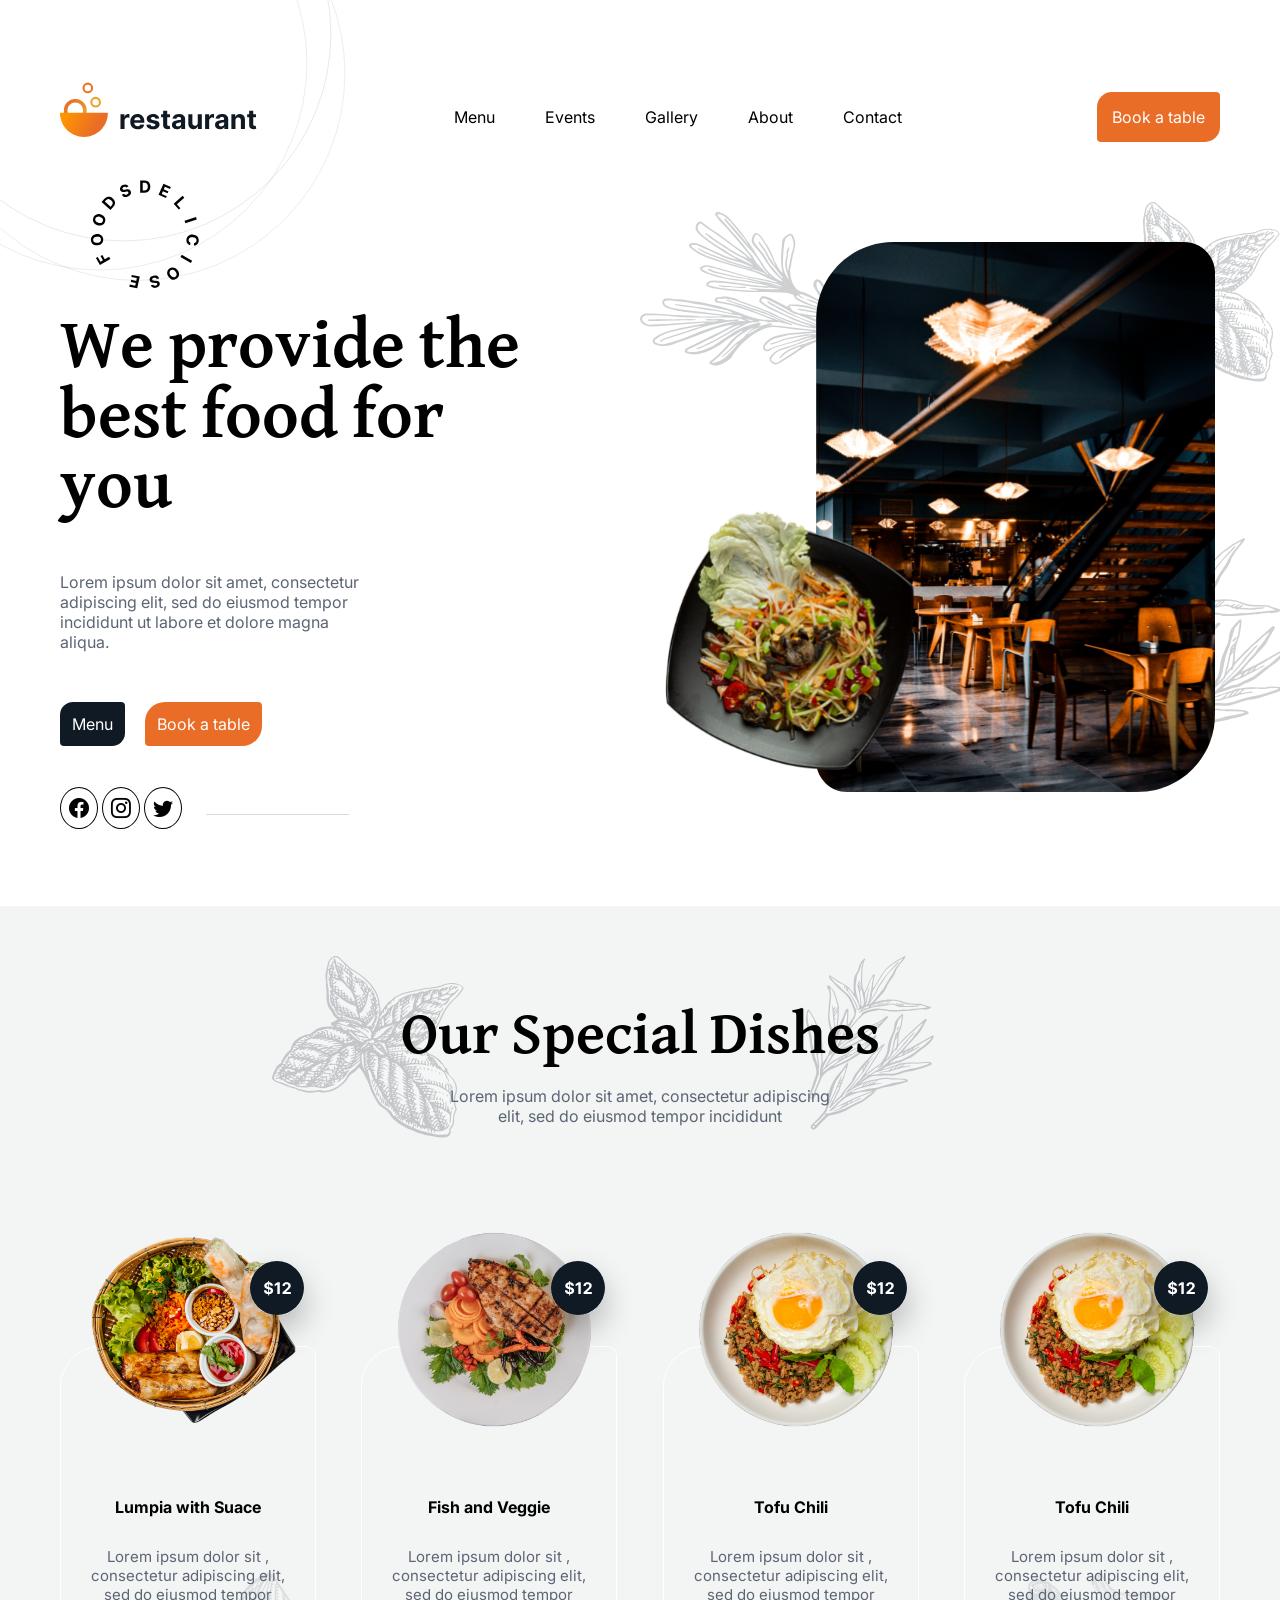
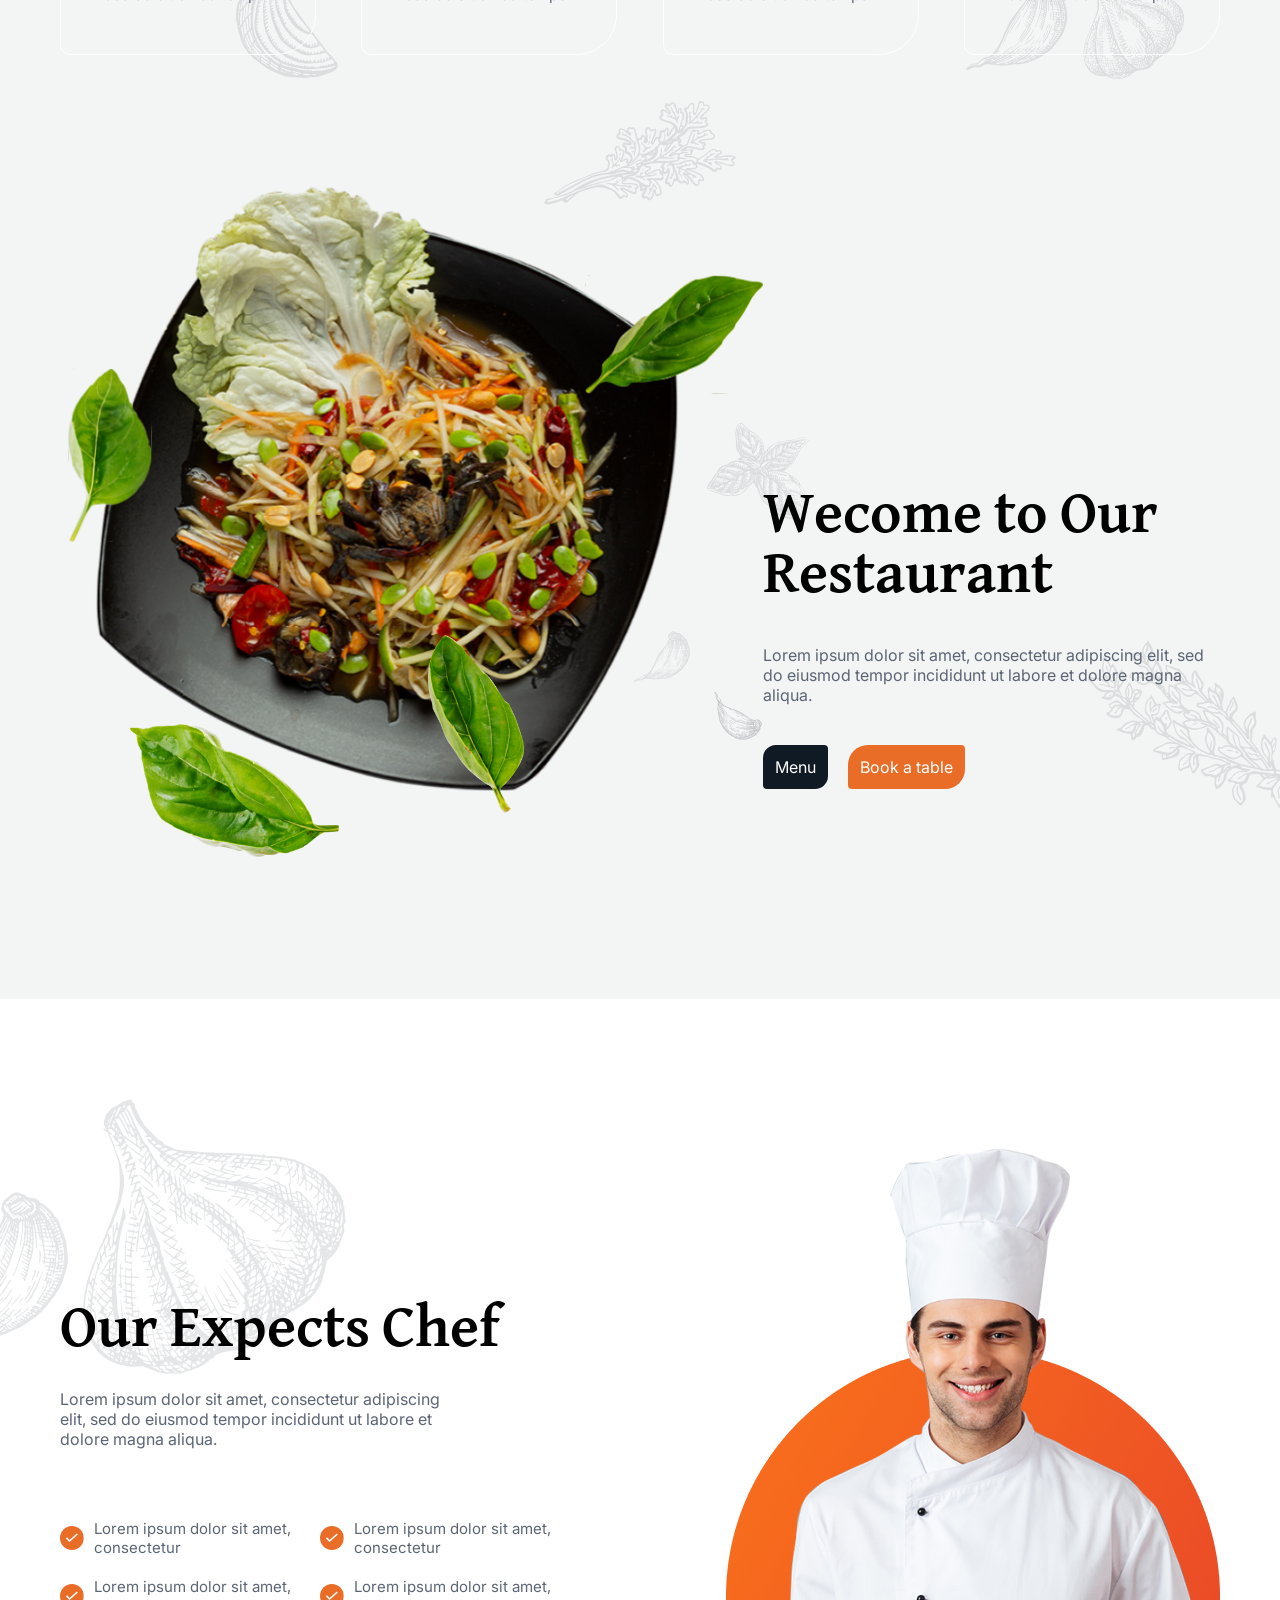
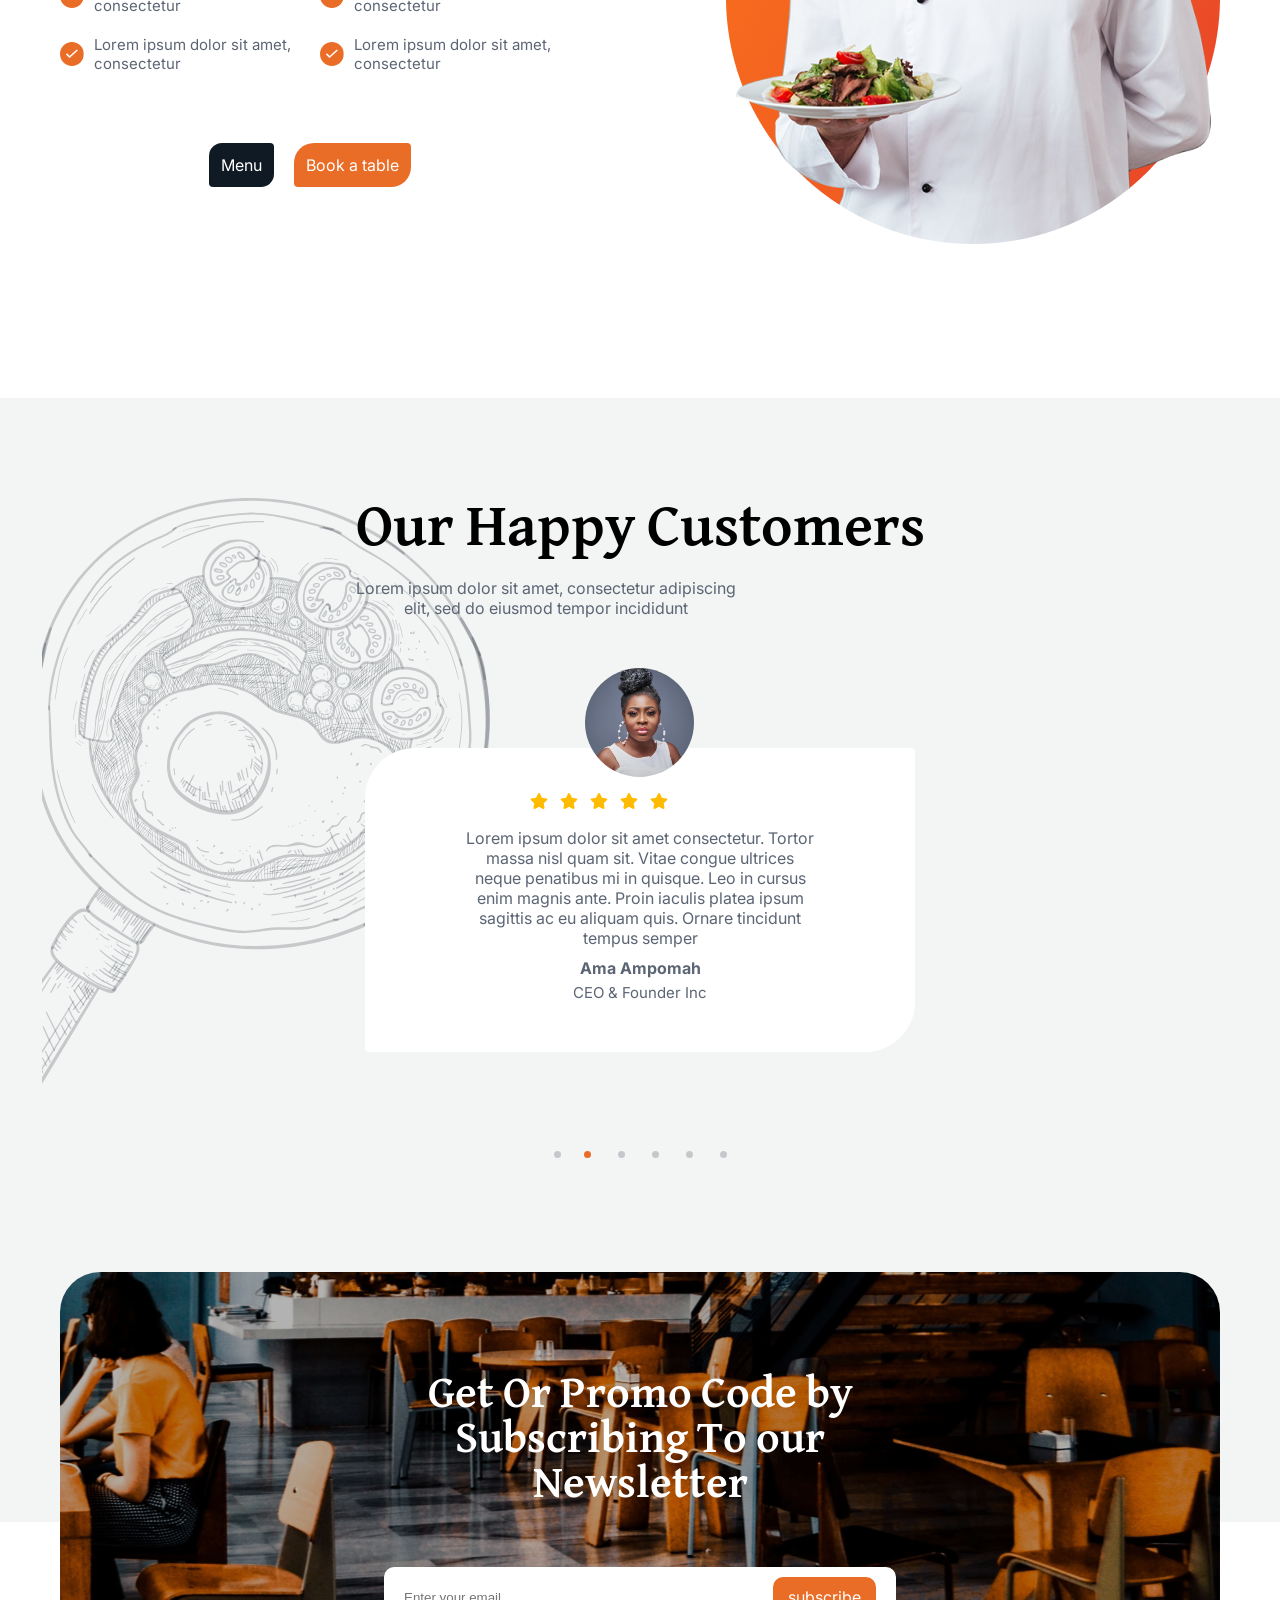
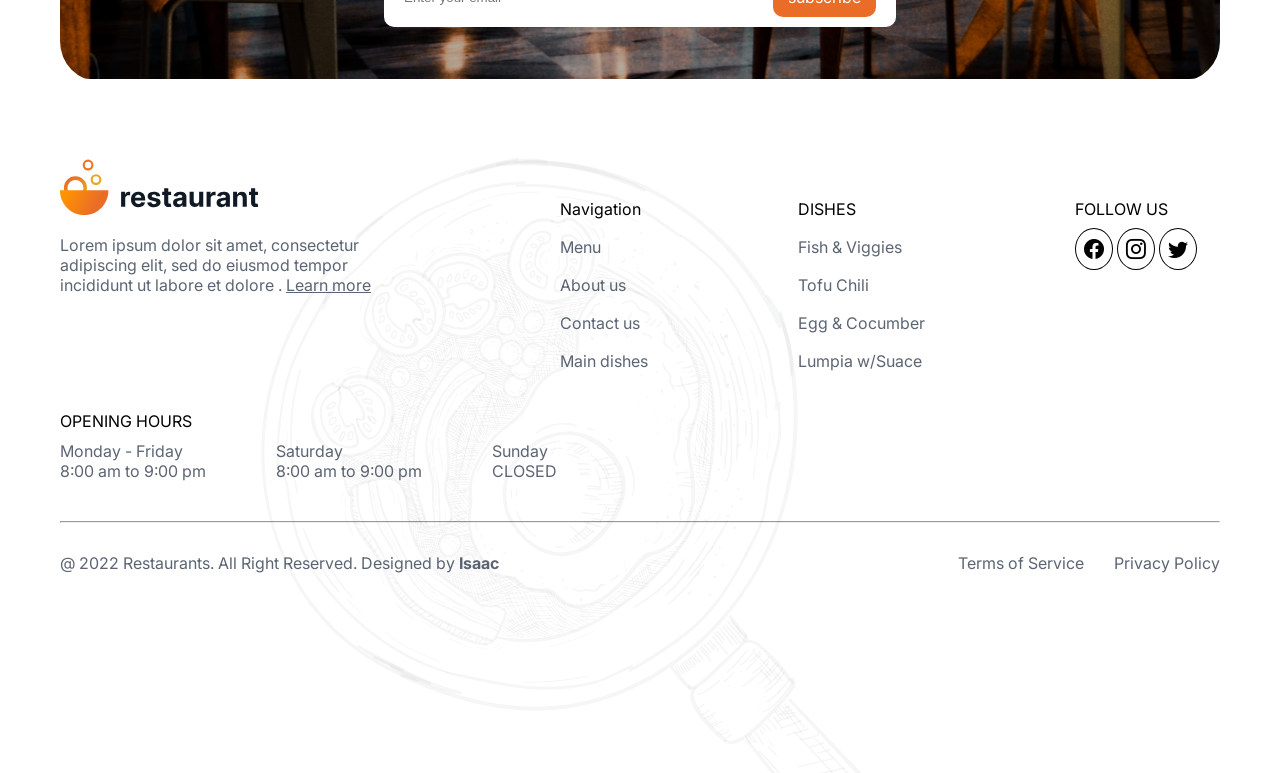
<file: index.html>
<!DOCTYPE html>
<html lang="en">

<head>
    <meta charset="UTF-8">
    <meta name="viewport" content="width=device-width, initial-scale=1.0">
    <link rel="stylesheet" href="https://cdn.jsdelivr.net/npm/bootstrap-icons@1.11.3/font/bootstrap-icons.min.css">
    <link href="https://fonts.googleapis.com/css2?family=David+Libre&display=swap" rel="stylesheet">
    <link href="https://fonts.googleapis.com/css2?family=Inter&display=swap" rel="stylesheet">
    <link rel="stylesheet" href="assets/css-files/index.css">
    <link rel="stylesheet" href="assets/css-files/maain.css">
    <title>Restaurant-index</title>

</head>

<body>
    <header>
        <div class="container">
            <nav>
                <img src="assets/images/other-imagess/logo-main.svg" alt="main-logo" class="responsive-image">
                <ul class="navbar_menu font-2">
                    <li><a href="#" class="p1"></a>Menu</li>
                    <li><a href="#" class="p1"></a>Events </li>
                    <li><a href="#" class="p1"></a>Gallery</li>
                    <li><a href="#" class="p1"></a>About</li>
                    <li><a href="#" class="p1"></a>Contact</li>

                </ul>
                <a href="#" class="btn-2 h4">Book a table </a>
                <div class="navbar_icons">
                    <i class="bi bi-list"></i>
                    <i class="bi bi-x-lg hide"></i>
                </div>
            </nav>
        </div>
    </header>

    <div class="body-img">
        <img src="assets/images/other-imagess/circles.svg" class="ruler">
        <img src="assets/images/other-imagess/circle-word.svg" class="ruler responsive-image bi-circle">
    </div>



    <main>
        <section class="sec-one">
            <div class="container sec-One">
                <div class="sectionOne-left-panel">
                    <h1>We provide the best food for you</h1>
                    <p class="p1">Lorem ipsum dolor sit amet, consectetur adipiscing elit, sed do eiusmod tempor
                        incididunt ut labore et dolore magna aliqua.</p>
                    <div class="sec-one-btn">
                        <a href="#" class="btn-1">Menu</a>
                        <a href="#" class="btn-primary">Book a table </a>
                    </div>
                    <div class="img-icon-footer">
                        <a href="#"><i class="bii bi-facebook"></i></a>
                        <a href="#"><i class="bii bi-instagram"></i></a>
                        <a href="#"><i class="bii bi-twitter"></i></a>
                        <img src="assets/images/other-imagess/Line-1.svg" class="Line-1">
                    </div>
                </div>

                <div class="sectionOne-right-panel">
                    <img src="assets/images/other-imagess/sec-1-img.svg" class="responsive-image top-upper-img">
                    <div class="fir-one"><img src="assets/images/other-imagess/secOne-bgc-1.svg"
                            class="responsive-image"></div>
                    <div class="fir-two"><img src="assets/images/other-imagess/secOne-bgc-2.svg"
                            class="responsive-image"></div>
                    <div class="fir-three"><img src="assets/images/other-imagess/secOne-bgc-3.svg"
                            class="responsive-image"></div>
                </div>

            </div>

        </section>
        <section class="bgc-section-gray">
            <div class="container">
                <section class="sec-2">
                    <div class="sec-2-upper-panel">
                        <h2>Our Special Dishes</h2>
                        <p class="p1">Lorem ipsum dolor sit amet, consectetur adipiscing elit, sed do eiusmod tempor
                            incididunt </p>
                    </div>
                    <div class="sec-2-lower-panel">
                        <div class="sec-2-lower-pannel-data">
                            <img src="assets/images/other-imagess/sec-2-img-1.svg" class="responsive-image">
                            <img src="assets/images/other-imagess/Price-sec-two.svg" class="price-sec">
                            <div class="sec-2-lower-pannel-data-box">
                                <h4>Lumpia with Suace</h4>
                                <p class="p2">Lorem ipsum dolor sit , consectetur adipiscing elit, sed do eiusmod tempor
                                </p>
                            </div>
                        </div>
                        <div class="sec-2-lower-pannel-data">
                            <img src="assets/images/other-imagess/sec-2-img-2.svg" class="responsive-image">
                            <img src="assets/images/other-imagess/Price-sec-two.svg" class="price-sec">
                            <div class="sec-2-lower-pannel-data-box">
                                <h4>Fish and Veggie</h4>
                                <p class="p2">Lorem ipsum dolor sit , consectetur adipiscing elit, sed do eiusmod tempor
                                </p>
                            </div>
                        </div>
                        <div class="sec-2-lower-pannel-data">
                            <img src="assets/images/other-imagess/sec-2-img-4.svg" class="responsive-image">
                            <img src="assets/images/other-imagess/Price-sec-two.svg" class="price-sec">
                            <div class="sec-2-lower-pannel-data-box">
                                <h4>Tofu Chili</h4>
                                <p class="p2">Lorem ipsum dolor sit , consectetur adipiscing elit, sed do eiusmod tempor
                                </p>
                            </div>
                        </div>
                        <div class="sec-2-lower-pannel-data ">
                            <img src="assets/images/other-imagess/sec-2-img-4.svg" class="responsive-image $12">
                            <img src="assets/images/other-imagess/Price-sec-two.svg" class="price-sec">
                            <div class="sec-2-lower-pannel-data-box">
                                <h4>Tofu Chili</h4>
                                <p class="p2">Lorem ipsum dolor sit , consectetur adipiscing elit, sed do eiusmod tempor
                                </p>
                            </div>
                        </div>
                    </div>
                </section>
                <section class="sec-3 flex">
                    <div class="sec-3-image-portion">
                        <img src="assets/images/other-imagess/sec-3-imgone.svg" class="sec-3one responsive-image">
                        <img src="assets/images/other-imagess/sec-3-img-2.svg" class="sec-3two responsive-image">
                    </div>
                    <div class="sec-3-contant-portion">
                        <h2>Wecome to Our Restaurant</h2>
                        <p class="p1">Lorem ipsum dolor sit amet, consectetur adipiscing elit, sed do eiusmod tempor
                            incididunt ut labore et dolore magna aliqua.</p>
                        <div class="sec-one-btn sec-3-btn">
                            <a href="#" class="btn-1">Menu</a>
                            <a href="#" class="btn-primary">Book a table </a>
                        </div>
                    </div>
                </section>
            </div>

        </section>
        <section class="section-white-bgc">
            <div class="container">
                <div class="sec-4 flex">
                    <div class="sec-4-left-panel">
                        <div class="sex-4-left-up-pannel">
                            <h2>Our Expects Chef</h2>
                            <p class="p1">Lorem ipsum dolor sit amet, consectetur adipiscing elit, sed do eiusmod tempor
                                incididunt ut labore et dolore magna aliqua.</p>
                        </div>
                        <div class="sex-4-left-cen-pannel">
                            <div class="sec-4-data-center">
                                <img src="assets/images/other-imagess/check-sec-4.svg" class="responsive-image">
                                <p class="p2">Lorem ipsum dolor sit amet, consectetur </p>
                            </div>

                            <div class="sec-4-data-center">
                                <img src="assets/images/other-imagess/check-sec-4.svg" class="responsive-image">
                                <p class="p2">Lorem ipsum dolor sit amet, consectetur </p>
                            </div>

                            <div class="sec-4-data-center">
                                <img src="assets/images/other-imagess/check-sec-4.svg" class="responsive-image">
                                <p class="p2">Lorem ipsum dolor sit amet, consectetur </p>
                            </div>

                            <div class="sec-4-data-center">
                                <img src="assets/images/other-imagess/check-sec-4.svg" class="responsive-image">
                                <p class="p2">Lorem ipsum dolor sit amet, consectetur </p>
                            </div>

                            <div class="sec-4-data-center">
                                <img src="assets/images/other-imagess/check-sec-4.svg" class="responsive-image">
                                <p class="p2">Lorem ipsum dolor sit amet, consectetur </p>
                            </div>

                            <div class="sec-4-data-center">
                                <img src="assets/images/other-imagess/check-sec-4.svg" class="responsive-image">
                                <p class="p2">Lorem ipsum dolor sit amet, consectetur </p>
                            </div>
                        </div>
                        <div class="sec-one-btn sec-4-btn">
                            <a href="#" class="btn-1">Menu</a>
                            <a href="#" class="btn-primary">Book a table </a>
                        </div>
                    </div>

                    <div class="sec-4-right-panel">
                        <img src="assets/images/other-imagess/chef-sec-4.svg" class="responsive-image">
                    </div>
                </div>
            </div>

        </section>

        <section class="bgc-section-gray-2">
                <div class="ccontainer">
                    <div class="sec-5">
                        <div class="sec-5-upper-paanel">
                            <h2>Our Happy Customers</h2>
                            <p class="p1">Lorem ipsum dolor sit amet, consectetur adipiscing elit, sed do eiusmod tempor
                                incididunt </p>
                        </div>
                        <div class="sec-5-lower-paanel">
                            <div class="sec-5-lower-paanel-img">
                                <img src="assets/images/other-imagess/mask-lady-sec-5.svg" alt=""
                                    class="sec-5-one responsive-image">
                                <img src="assets/images/other-imagess/Stars-sec-5.svg" alt=""
                                    class="sec-5-two responsive-image">
                            </div>
                            <div class="sec-5-lower-paanel-data">
                                <p class="p1">Lorem ipsum dolor sit amet consectetur. Tortor massa nisl quam sit. Vitae
                                    congue ultrices neque penatibus mi in quisque. Leo in cursus enim magnis ante. Proin
                                    iaculis platea ipsum sagittis ac eu aliquam quis. Ornare tincidunt tempus semper
                                </p>
                                <div class="pera-sec-5">
                                    <p class="p1 dark-sec-5">Ama Ampomah</p>
                                    <p class="p2">CEO & Founder Inc</p>
                                </div>

                            </div>

                        </div>
                        <div class="sec-5-lower-paanel-img">
                            <img src="assets/images/other-imagess/dooots.svg" id="doooots">
                        </div>

                    </div>
                </div>

        </section>

    </main>

    <footer>
        <div class="bgc-gray-footer">
            <div class="container">
                <div class="fotter-head">
                    <div class="fotter-head-contant">
                        <h3>Get Or Promo Code by
                            Subscribing To our Newsletter</h3>
                        <div class="email-sec">
                            <input type="email" placeholder="Enter your email">
                            <a href="#" class="footer-btn "> subscribe</a>
                        </div>
                    </div>
                </div>
            </div>
            <div class="container">
                <div class="footer-bootom">
                    <img src="assets/images/other-imagess/futter-pan.svg" class="responsive-image fotter-bgc-img">
                    <div class="footer-assets-restaurant">
                        <div class="footer-contant">
                            <div class="footer-contant-1">
                                <img src="assets/images/other-imagess/logo-main.svg" class="responsive-image ">
                                <p class="p1 color-lite-gray">Lorem ipsum dolor sit amet, consectetur adipiscing elit,
                                    sed
                                    do
                                    eiusmod tempor
                                    incididunt ut labore et dolore . <a href="#"><u>Learn more </u></a>
                                </p>

                            </div>

                            <div class="footer-contant--2">
                                <p class="p4">Navigation</p>
                                <a href="#" class="p1">Menu</a>
                                <a href="#" class="p1">About us</a>
                                <a href="#" class="p1">Contact us</a>
                                <a href="#" class="p1">Main dishes</a>
                            </div>

                            <div class="footer-contant--3">
                                <p class="p4">DISHES</p>
                                <a href="#" class="p1">Fish & Viggies</a>
                                <a href="#" class="p1">Tofu Chili</a>
                                <a href="#" class="p1">Egg & Cocumber</a>
                                <a href="#" class="p1">Lumpia w/Suace</a>
                            </div>

                            <div class="footer-contant--4">
                                <p class="p4">FOLLOW US</p>
                                <div class="img-icon-footer">
                                    <a href="#"><i class="bii bi-facebook"></i></a>
                                    <a href="#"><i class="bii bi-instagram"></i></a>
                                    <a href="#"><i class="bii bi-twitter"></i></a>
                                </div>
                            </div>
                        </div>
                        <div class="footer-contant-middel">
                            <p class="p4 last-child">OPENING HOURS</p>
                            <div class="lower-upper-pannel">
                                <div class="lower-pannel--left">
                                    <p class="p1">Monday - Friday</p>
                                    <p class="p1">8:00 am to 9:00 pm</p>
                                </div>
                                <div class="lower-pannel--center">
                                    <p class="p1">Saturday</p>
                                    <p class="p1">
                                        8:00 am to 9:00 pm</p>
                                </div>
                                <div class="lower-pannel--right">
                                    <p class="p1">Sunday</p>
                                    <p class="p1">CLOSED</p>
                                </div>
                            </div>
                        </div>
                        <hr>
                        <div class="lower-last-pannel">
                            <p class="p1">@ 2022 Restaurants. All Right Reserved. Designed by <b>Isaac</b></p>
                            <div class="lower-last-pannel-right-side">
                                <a href="#" class="p1"> Terms of Service</a>
                                <a href="#" class="p1"> Privacy Policy</a>
                            </div>
                        </div>
                    </div>
                </div>
            </div>
        </div>
    </footer>
</body>
<script src="assets/jss/index.js"></script>

</html>
</file>
<file: assets/css-files/index.css>
/** style rule for section-one**/
.sec-One{
    display: flex;
    justify-content: space-between;
   position: relative;
   padding-left: 10px;
}
.sectionOne-left-panel{
    display: flex;
    flex-direction: column;
    gap: 50px;
    margin-top: 160px;
    position: relative;
}
.Line-1{
    padding-left: 20px;
}
.sectionOne-right-panel{
    padding: 40px 10px;
    margin: 20px 0;
    margin-top: 50px;
    position: relative;
    padding-right: 5px;
    
}
.sectionOne-left-panel h1{
    width: 500px;
}
.sectionOne-left-panel .p1{
    width: 300px;
}
.top-upper-img{
 position: relative;
 z-index: 2;
 max-height: 550px;
}

.fir-one,.fir-two ,.fir-three{
    position: absolute;
    z-index: 1;
}
.fir-one{
    top: 10px;
   right: 150px;
 
}
.fir-two{
    top: 0;
    width: 190px;
   left: 450px;
}
.fir-three{
    left: 465px;
    bottom: 50px;
    width: 180px;
}


/** style rule for  bgc sec-2 and thir **/

.bgc-section-gray{
    background-color: #F3F4F4;
    margin-top: 50px;
    padding: 100px 0;
    padding-bottom: 200px;
    max-width:100%;

    background-image:
      url(/assets/images/other-imagess/secOne-bgc-2.svg),
      url(/assets/images/other-imagess/secOne-bgc-3.svg),
      url(/assets/images/other-imagess/sec-bgc-3.svg) ,
      url(/assets/images/other-imagess/sec-bgc-4.svg),
      url(/assets/images/other-imagess/sec-bgc-5.svg),
      url(/assets/images/other-imagess/sec-bgc-6.svg),
      url(/assets/images/other-imagess/sec-bgc-7.svg),
      url(/assets/images/other-imagess/sec-bgc-8.svg),
      url(/assets/images/other-imagess/sec-bgc-9.svg)
      ; 
      
      

    background-position: 
                   25% 50px,
                  70%  50PX,
                  20% 42%,
                  50% 50%,
                  82% 42%,
                  92% 42%,
                  60% 70%,
                  55% 85%,
                  100% 88%
                  ;  



    background-size:
                    15%,
                    10%,
                    8%,
                    15%,
                    8%,
                    8%,
                    8%,
                    10%
                    10%
                    ;



    background-repeat: no-repeat; 
    max-width: 100%;
    height: auto;
    
}


/** style rule for sec-2 **/

.sec-2-upper-panel{
    display: flex;
    flex-direction: column;
    gap: 20px;
    text-align: center;
    margin-bottom: 100px;
    align-items: center;


}
.sec-2-upper-panel .p1{
   width: 380px; 
}
.sec-2-lower-panel{
    display: flex;
    justify-content: space-between;
}
.sec-2-lower-pannel-data-box{
    max-width: 256px;
    height: 309px;
    border: 1px solid white;
    text-align: center;
    padding-top: 100px;
    padding-left: 20px;
    padding-right: 20px;
    border-top-left-radius: 40px; 
    border-top-right-radius: 10px;
    border-bottom-left-radius: 10px; 
    border-bottom-right-radius: 40px; 
}

.sec-2-lower-pannel-data-box:hover{
    background-color: #fff;
}
.sec-2-lower-pannel-data-box h4{
    padding-top: 50px;
}
.sec-2-lower-pannel-data-box .p2{
  padding-top: 30px;
}
.sec-2-lower-pannel-data img{
    position: absolute;
    z-index: 1;
   padding-left: 30px;
}
.sec-2-lower-pannel-data .sec-2-lower-pannel-data-box{
    position: relative;
    z-index: 0;
    top: 120px;
}
.sec-2-lower-pannel-data .price-sec {
    position: absolute;
    z-index: 2;  
    padding-left: 160px;
    padding-top: 20px;
}


/** sec-3 style**/
.sec-3 {
    margin-top: 250px;
    
}
.sec-3-contant-portion{
    padding-top: 300px;
    display: flex;
    flex-direction: column;
    gap: 40px;
    width: 500px;
}
.sec-3-image-portion{
    position: relative;
}
.sec-3one{
    position: relative;
    z-index: 0;
}
.sec-3two {
    position: absolute;
    z-index: 1;
    top: 450px;
    left: 70px;
}




/** style rule for sec-4**/

.section-white-bgc{
    padding-bottom: 150px;
    background-image: url(/assets/images/other-imagess/sec-4-img-bgg.svg);
    background-repeat: no-repeat;   
    background-position: 0% 100px;  
    background-size: 27%;
    max-width: 100%;
    height: auto;
}
.sec-4-left-panel{
    display: flex;
    flex-direction: column;
    gap: 70px;
}

.sex-4-left-up-pannel .p1{
    max-width: 380px;
    padding-top: 30px;
}
.sec-4-data-center{
    display: flex;
    gap: 10px;

}
.sex-4-left-cen-pannel{
 display: grid;
 grid-template-columns: repeat(2,1fr);
 width: 500px;
 gap: 20px;
}
.sec-4-btn{
    align-self: center;
}
.sec-4-left-panel{
    padding-top: 300px;
}
.sec-4-right-panel{
    padding-top: 150px;
}


/** style rule for section-5 **/
.bgc-section-gray-2{
    background-color: #F3F4F4;
    max-width: 100%;
    padding: 100px 0;
    padding-bottom: 150px;
    margin: 0 auto;
    background-image: url(/assets/images/other-imagess/bgi-sec-5.svg);
    background-repeat: no-repeat;   
    background-position: 5% 100px;  
    background-size: 35%;
    max-width: 100%;
    height: auto;
   
}
.sec-5-upper-paanel{
    text-align: center;
   justify-items:center;
}
.sec-5-upper-paanel .p1{
    width: 380px;
    text-align: center;
    padding-top: 20px;

}
.sec-5-lower-paanel{
    display: flex;
    flex-direction: column;
    gap: 30px;
    margin-top: 80px;
    background-color: #fff;
    border-top-left-radius: 50px; 
    border-top-right-radius: 4px;
    border-bottom-left-radius: 4px; 
    border-bottom-right-radius: 50px; 
    position: relative;
    z-index: 0;

 
}
.sec-5{
    display: flex;
    flex-direction: column;
    gap: 50px;
    align-items: center;
}

.sec-5-lower-paanel-data{
    text-align: center;
    display: flex;
    flex-direction: column;
    gap: 10px;
    padding: 50px 100px;
   
}
.sec-5-lower-paanel-data .p1{
    max-width:  350px;
    max-height: 223px;
}
.sec-5-lower-paanel-data .dark-sec-5{
    font-weight: 700;
    padding-bottom: 5px;

}
.sec-5-lower-paanel-img img{
    position: absolute;
    z-index: 1;
}
.sec-5-one{
    left: 40%;
    top: -80px;
}
.sec-5-two{
    left: 30%;
    top: 20px;
}
#doooots{
    position: relative;
   top: 40px;
}
</file>
<file: assets/css-files/maain.css>
* {
    padding: 0;
    margin: 0;
    box-sizing: border-box;
}

:root{
    --h1: 70px ;
    --h2:  60px;
    --h3:  50px;
    --h4: 20px;

     
    
     --p1: 16px;
     --p2: 15px;
     --p3: 12px;
     

     --font-1:'David Libre', serif;
     --font-2:'Inter', sans-serif;
     
    
    --color-orange: #ea6d27;
    --color-dark-gray: #101a24;
    --color-lite-gray:#5c6574;
    --color-white:#ffffff;
    --bgc-color:#F3F4F4;

}


/*** style rule for h1 to h5 ***/
h1{
    font-size: var(--h1) ;
    font-family: var(--font-1);
    font-weight: 700;
}
h2{
    font-size: var(--h2);
    font-family: var(--font-1);
    font-weight: 700;
    color: #000;
}
h3{
    font-size: var(--h3);
    font-weight: 700;
    font-family: var(--font-1);
    color: white;
   }


/*** style rule for p1 to p3 ***/
.p1{
    font-size: var(--p1);
    font-weight: 400;
    color: var(--color-lite-gray);
}
.p2{
    font-size: var(--p2);
    font-weight: 400;
    color: var(--color-lite-gray);
    
   }

   .p3{
    font-size: var(--p3);
    font-weight: 700;
    color: var(--color-lite-gray);
    
   }  




/*** style rule for butn-one ***/
.btn-1{
    color: var(--color-white);
    background-color: var(--color-dark-gray);
    padding: 12px;
    border-top-left-radius: 13px; 
    border-top-right-radius: 4px;
    border-bottom-left-radius: 4px; 
    border-bottom-right-radius: 13px; 
   
}
.btn-2{
    color: var(--color-white);
    background-color: var(--color-orange);
    padding: 15px;
    border-top-left-radius: 15px; 
    border-top-right-radius: 4px;
    border-bottom-left-radius: 4px; 
    border-bottom-right-radius: 15px;  
}
.btn-primary{
    color: var(--color-white);
    background-color: var(--color-orange);
    padding: 12px;
    border-top-left-radius: 20px; 
    border-top-right-radius: 4px;
    border-bottom-left-radius: 4px; 
    border-bottom-right-radius: 20px; 
}



/*** style rule for color ***/

.color-orange{
 color: var(--color-orange);

}
.color-dark-gray{
    color:var(--color-dark-gray) ;
   
}
   
.color-lite-gray{
 color:var(--color-lite-gray) ;

}

.color-white{
    color: var(--color-white);
   
}


/*** style rule for font  ***/
.font-1{
    font-family: var(--font-1);
}
.font-2{
    font-family: var(--font-2);
}

/*** style rule for commen class ***/
body{
    background-color: white;
    font-family: var(--font-2);
}
.container {
    max-width: 1300px;
    margin: 0 auto;
    padding: 0px 20px;
 
   
}
.responsive-image{
    max-width: 100%;
    height: auto;
}

a{
    text-decoration: none;
    cursor: pointer;
}

u{
    color: var(--color-lite-gray);
}
body{
   font-family: var(--font-2);
}

.sec-one-btn{
    display: flex;
    gap: 20px;
}
.btn-1:hover {
    transform: scale(1.1);  
    transition: transform 0.3s ease;  
}

.btn-2:hover {
    transform: scale(1.1);
    transition: transform 0.3s ease;
}


a:hover {
    transform: scale(1.2);
    color: turquoise;
}

li:hover{
    transform: scale(1.1);
    color: teal;
}


/*** style rule for navbar ***/
nav {
    display: flex;
    justify-content: space-between;
    align-items: center;
    margin-top: 82px;
    position: relative; 
}

ul {
    display: flex;
    gap: 50px;
}

li {
    list-style: none; 
    align-items: center; 
    padding: 10px 0;
}

nav img {
    padding-bottom: 15px;
}
.navbar_icons i{
    cursor: pointer;
    font-size: var(--h3);
   
}
.navbar_icons {
    display: none;
}
.hide{
    display: none;
}
.flex{
    display: flex;
    justify-content: space-between;
}
/** Image Styling **/

.ruler {
    position: absolute; 
    left: 0;          
    right: 0;         
    top: 0;
    width:30%;     
    height: auto;       
}
.bi-circle{
   max-width:200px;
   padding-top: 180px;
  padding-left: 90px;
}


/*** style rule for fotter ***/

.fotter-head{
    background-image: url('/assets/images/other-imagess/Mask-group\ \(1\).svg');
    background-repeat: no-repeat; 
    background-size: cover; 
    min-width: 100%;
    height: 407px;
    border-bottom-left-radius: 30px; 
    border-bottom-right-radius: 30px;  
    margin-top: 0;
}
.fotter-head-contant{
       display: flex;
        flex-direction: column;
        gap: 50px;
        padding-top: 100px;
        padding-bottom: 0;
        align-items: center;
    
}
.bgc-gray-footer{
    height: 250px;
    background-color: #F3F4F4;
}
.fotter-head-contant h3{
    width: 45vw;
    text-align: center;
    padding-bottom: 10px;
}
.email-sec{
  width: 40vw;
  background-color: var(--color-white);
  height: 60px;
  display: flex;
  justify-content: space-between;
  padding: 20px;
  align-items: center;
  border-radius: 10px;
}
.img-icon-footer .bii{
    padding:  8px;
    font-size: 20px;
    color: #000;
    border: 1px solid black;
    border-radius: 50%;
}
.email-sec input{
    height: 30px;
    align-items: center;
    border: none;
    
}

.footer-btn{
    background-color: var(--color-orange);
    color: white;
    padding: 10px 15px;
    border-radius: 10px;
}
.footer-contant{
    display: flex;
    gap: 150px;
}

.footer-contant-1{
    width: 350px;
    display: flex;
    flex-direction: column;
    gap: 20px 0;
}
.footer-contant-1 img{
    max-width: 200px;
}

.footer-contant-middel, .last-child{
   padding-bottom: 10px;
}
.lower-upper-pannel{
    display: flex;
    font-display: row;
    gap: 70px;
    padding-bottom: 30px;

}
.lower-last-pannel{
    display: flex;
    justify-content: space-between;
   padding-top: 30px;
}
.lower-last-pannel-right-side{
    display: flex;
    flex-direction: row;
    gap: 30px;
}
footer .footer-bootom{
    margin-top: 20px;
    padding-top: 30px;
    padding-bottom: 200px;
   position: relative;
   overflow: hidden;
   margin-top: 50px;
   
   
}
.fotter-bgc-img {
        display: block;
        position: absolute;
        top: 50%;
        left: 55%; 
        transform: translate(-50%, -50%);  
        width: auto; 
        height: auto; 
        max-width: 100%;     
}
[class^="footer-contant--"]{
   display: flex;
   flex-direction: column;
   gap: 18px;
   padding: 40px 0;
}



/*** style rule for multimedia ***/
@media (max-width: 1400px) {
    .container{
        max-width: 1200px;
        padding: 0, 30px;
    }
    .fotter-head-contant h3{
        width: 45vw;
        font-size: 45px;
    }

    /** style rule for sec-3**/
    .sec-43wo {
        position: absolute;
        z-index: 1;
        top: 400px;
        left: 70px;
    }
 }

@media (max-width: 1200px) {
    .container{
        max-width: 1000px;
        padding: 0, 20px;
    }
    /** footer media**/
    .footer-contant{
        display: flex;
        gap: 100px; 
    }
    .footer-contant--4 .img-icon-footer{
    display: grid;
    grid-template-columns: repeat(2,2fr);
    gap: 50px;
    }


    /** section-one media**/
    .sectionOne-left-panel h1{
        font-size: 5vw;
    }
    .fir-one{
        top: 10px;
       right: 150px;
     
    }
    .fir-two{
       top: 0;
       width: 150px;
       left: 350px;
    }
    .fir-three{
        left: 440px;
        bottom:120px;
        width: 100px;
    }

    /** sec-2 media quary**/
    .sec-2-lower-panel{
        display: grid;
        grid-template-columns: repeat(3,1fr);
        gap: 150px;
    }
    

     /** style rule for sec-3**/

     .sec-3two {
        top: 450px;
        left: 70px;
        width: 400px;
    }
     /** style rule for sec-3**/
    .sec-3{
        display: flex;
        flex-direction: column;
        align-items: center;
        margin-top: 350px;
        text-align: center;
    }
    .sec-3-btn{

        align-self: center;
    }
    .sec-3-contant-portion{
       padding-top: 100px;
    }


    /*** style rume for sec-4*/
    .sec-4{
        display: grid;
        align-items: center;
       text-align: center;
       justify-content: center;


    }
    .sec-4-right-panel{
        order: 0;

    }
    .sec-4-left-panel{
        order: 1;
        padding-top: 100px;
        align-items: center;
    }
    .sex-4-left-cen-pannel{
        display: grid;
        grid-template-columns: repeat(3,1fr);
        width: 90%;
        
    }

}
@media (max-width: 1024px) {
    .container{
        max-width:800px;
        padding: 0, 20px;

    }

    /** navbar-media**/
    .navbar_icons{
        display: block;
       padding-left: 30px;
    }
    ul,.btn-2{
        display: none;
    }
    .ruler {
        position: absolute; 
        left: 0;          
        right: 0;         
        top: 0;
        bottom: 30px;
        width:50%;     
        height: auto;       
    }

    /** foteer-media**/
    .footer-contant{
        display: flex;
        gap: 30px;
     }
     .lower-upper-pannel{
        gap: 30px;
    }
    .footer-contant--4 .img-icon-footer{
        margin-top: 5px;
        display: grid;
        grid-template-columns: repeat(2,1fr);
        gap: 30px;
    }
    .fotter-head-contant h3{
        width: 70vw;
        font-size: 40px;
    }

    /** style rue for section-one**/
    .sectionOne-left-panel h1{
        font-size: 6vw;
    }
    .sec-One{
        display: grid;
        grid-template-columns: repeat(1,1fr);
        justify-items: center;
        text-align: center;
        
    }
    .sectionOne-left-panel{
       order: 2;
    }
    .sectionOne-left-panel .p1{
        width: 500px;
    }
    .sectionOne-left-panel {
        margin-top: 10px;
    }
    
    .fir-two{
        top: 0;
        width: 190px;
       left: 470px;
    }
    .fir-three{
        left: 490px;
        bottom: 50px;
        width: 180px;
    }

    /** style rule for sec-2**/

    .sec-2-lower-panel{
        display: grid;
        grid-template-columns: repeat(2,1fr);
        padding: 200px 0;
        padding-top: 0;
        justify-items: center;
    }

     /** style rule for sec-3**/
     .sec-3two {
        top: 460px;
        left: 70px;
        width: 350px;
    }

    /** style rule for sec-4**/
    .sex-4-left-cen-pannel{
        display: grid;
        grid-template-columns: repeat(2,1fr);
        gap: 20px;
        justify-items: center;

    }
    .sec-one-btn{
        align-self: center;
    }
    
}

@media (max-width: 768px) {
    .container{
        max-width: 500px;
        padding: 0px;
        
    }
    .ruler {
        position: absolute; 
        left: 0;          
        right: 0;         
        top: 0;
        bottom: 30px;
        width:55%;     
        height: auto;       
    }
    nav img{
        width: 220px;
    }

/** style rule for footer**/

    .lower-upper-pannel{
        display: grid;
        grid-template-columns: repeat(2,1fr);
    }
    .footer-contant{
        display: grid;
        grid-template-columns: repeat(2,1fr);
    }
    .lower-last-pannel{
        display: grid;
        grid-template-columns: repeat(1,1fr);
        gap: 20px;
    }
    .email-sec {
        height: 120px;
        display: grid;
        grid-template-columns: repeat(1,1fr);
        gap: 10px;
   }
 .footer-btn{
    padding: 10px 30px;
    border-radius: 10px;
    justify-self: center;
    margin-top: 10px;
}
.fotter-head-contant {
    padding-top: 60px;
}

/** style rule for sec-one**/
.sec-One{
    margin-right: auto;
    padding: 0;

}
.sectionOne-left-panel h1{
    font-size: 8vw;
}
.sectionOne-right-panel {
    margin-top: 130px;
}
.fir-one{
    top: 10px;
   right: 150px;
   width: 300px;
 
}
.fir-two{
    top: 0;
    width: 100px;
   left: 430px;
}
.fir-three{
    left: 420px;
    bottom: 50px;
    width: 100px;
}

/** style rule for backround-section-3 **/

.bgc-section-gray{
    background-image:
    url(/assets/images/other-imagess/secOne-bgc-2.svg),
    url(/assets/images/other-imagess/secOne-bgc-3.svg),
    url(/assets/images/other-imagess/sec-bgc-3.svg) ,
    url(/assets/images/other-imagess/sec-bgc-4.svg),
    url(/assets/images/other-imagess/sec-bgc-5.svg),
    url(/assets/images/other-imagess/sec-bgc-6.svg),
    url(/assets/images/other-imagess/sec-bgc-7.svg),
    url(/assets/images/other-imagess/sec-bgc-8.svg),
    url(/assets/images/other-imagess/sec-bgc-9.svg)
    ; 
    
    

  background-position: 
                15% 60px,
                80% 70px,
                20% 30%,
                50% 50%,
                90% 22%,
                92% 42%,
                60% 70%,
                20% 85%,
                100% 88%
                ;  



  background-size:
                  20%,
                  15%,
                  20%,
                  15%,
                  20%,
                  20%,
                  8%,
                  50%,
                  30%
                  ;



  background-repeat: no-repeat; 
  max-width: 100%;
  height: auto;
  
}
/** style rule for sec-2**/

.sec-2-lower-panel{
    display: grid;
    grid-template-columns: repeat(1,1fr);
    padding: 100px 0;
    padding-top: 0;
    justify-items: center;
}

/** style rule for sec-3**/
.sec-3{
    margin-top: 150px;
}
.sec-3two {
    top: 250px;
    left: 50px;
    width: 300px;
}


/** style rule for sec-4**/
.sex-4-left-cen-pannel{
    width: 80%;
    display: grid;
    grid-template-columns: repeat(1,1fr);
    gap: 20px;
}

.sec-4-right-panel img{
    max-width: 300px;
}
.bgc-section-gray{
    background-color: #F3F4F4;
    margin-top: 50px;
    padding: 100px 0;
    padding-bottom: 200px;
}
.sec-one-btn{
    align-self: center;
}

}

 @media (max-width: 568px) {
    .container{
        max-width: 350px;
        padding: 0, 0px;
        margin: 0 auto;
    }
    .navbar_icons i{
        cursor: pointer;
        font-size: 40px;
        font-weight: 700;
        padding-left: 10px;
       
    }
    .ruler {
        position: absolute; 
        left: 0;          
        right: 0;         
        top: 0;
        bottom: 30px;
        width:70%;     
        height: auto;       
    }


     /** style rule for footer**/
    footer{
        justify-content: center;
        align-items: center;
        text-align: center;
        
    }
    .lower-upper-pannel{
        display: grid;
        grid-template-columns: repeat(1,1fr);
    }
    .footer-contant{
        display: grid;
        grid-template-columns: repeat(1,1fr);
        justify-items: center;
       
    }
    .footer-contant-1{
       align-items: center;

    }
    .lower-last-pannel{
        display: grid;
        grid-template-columns: repeat(1,1fr);
        gap: 20px;
        justify-items: center;
    }
    .fotter-head-contant h3{
        width: 60vw;
        font-size: 30px;
    }
    .email-sec{
        width: 56vw
    }
    


/** style rule for sec-1**/

 
 .sectionOne-right-panel{
   width: 300px;
   margin-top: 50px;
 }
 .sectionOne-left-panel h1{
    width: 300px;
    font-size: 9vw;
}
.sectionOne-left-panel .p1{
    width: 300px;
    font-size: 14px;
    
}
.sectionOne-left-panel {
    margin-top: 0px;
}
.bi-circle{
   display: none;
 }
 .fir-one ,.fir-three,.fir-two{
    display: none;
 }
 .sectionOne-left-panel {
    gap: 20px;
}
.img-icon-footer .Line-1{
   display: none;
}
.sec-one-btn {
    align-self: center;
}


/** style rule for sec-2**/

.sec-2-lower-panel{
    display: grid;
    grid-template-columns: repeat(1,1fr);
    gap: 150px;
    padding-top: 0;
    justify-items: center;
}
.sec-2-upper-panel .p1{
    width: 300px; 
 }

/** style rule for sec-3**/

.sec-3 {
    margin-top: 150px;
    
}
.sec-3-contant-portion{
    padding-top: 300px;
    display: flex;
    flex-direction: column;
    gap: 40px;
    width: 280px;
}

.sec-3two {
    position: absolute;
    z-index: 1;
    top: 400px;
    left: 50px;
}
.sec-3-contant-portion{

    padding-top: 100px;
}

.sec-3two {
    top: 160px;
    left: 30px;
    width: 200px;
}
 h2{
    font-size: 25px;
}


/**style rule for sec-4**/

.sex-4-left-up-pannel .p1{
    width: 300px;
}


/** style rule for sec-5**/
.sec-5{
   padding-top: 100px;
}
.bgc-section-gray-2{
    padding: 0;
    margin: 0 auto;
}
.sex-4-left-cen-pannel{
    width: 70%;
   
  
}
.sec-5-lower-paanel-data{
    gap: 10px;
    padding: 10px 30px;
   
}
.sec-5-upper-paanel .p1{
    width: 300px;
}
.sec-5-lower-paanel-data .p1{
    max-width:  270px;
    max-height: 223px;
    margin-top: 20px;
}
.sec-5-one{
    left: 40%;
    top: -100px;
}
.sec-5-two{
    left: 30%;
    top:-5px;
}


 }
</file>
